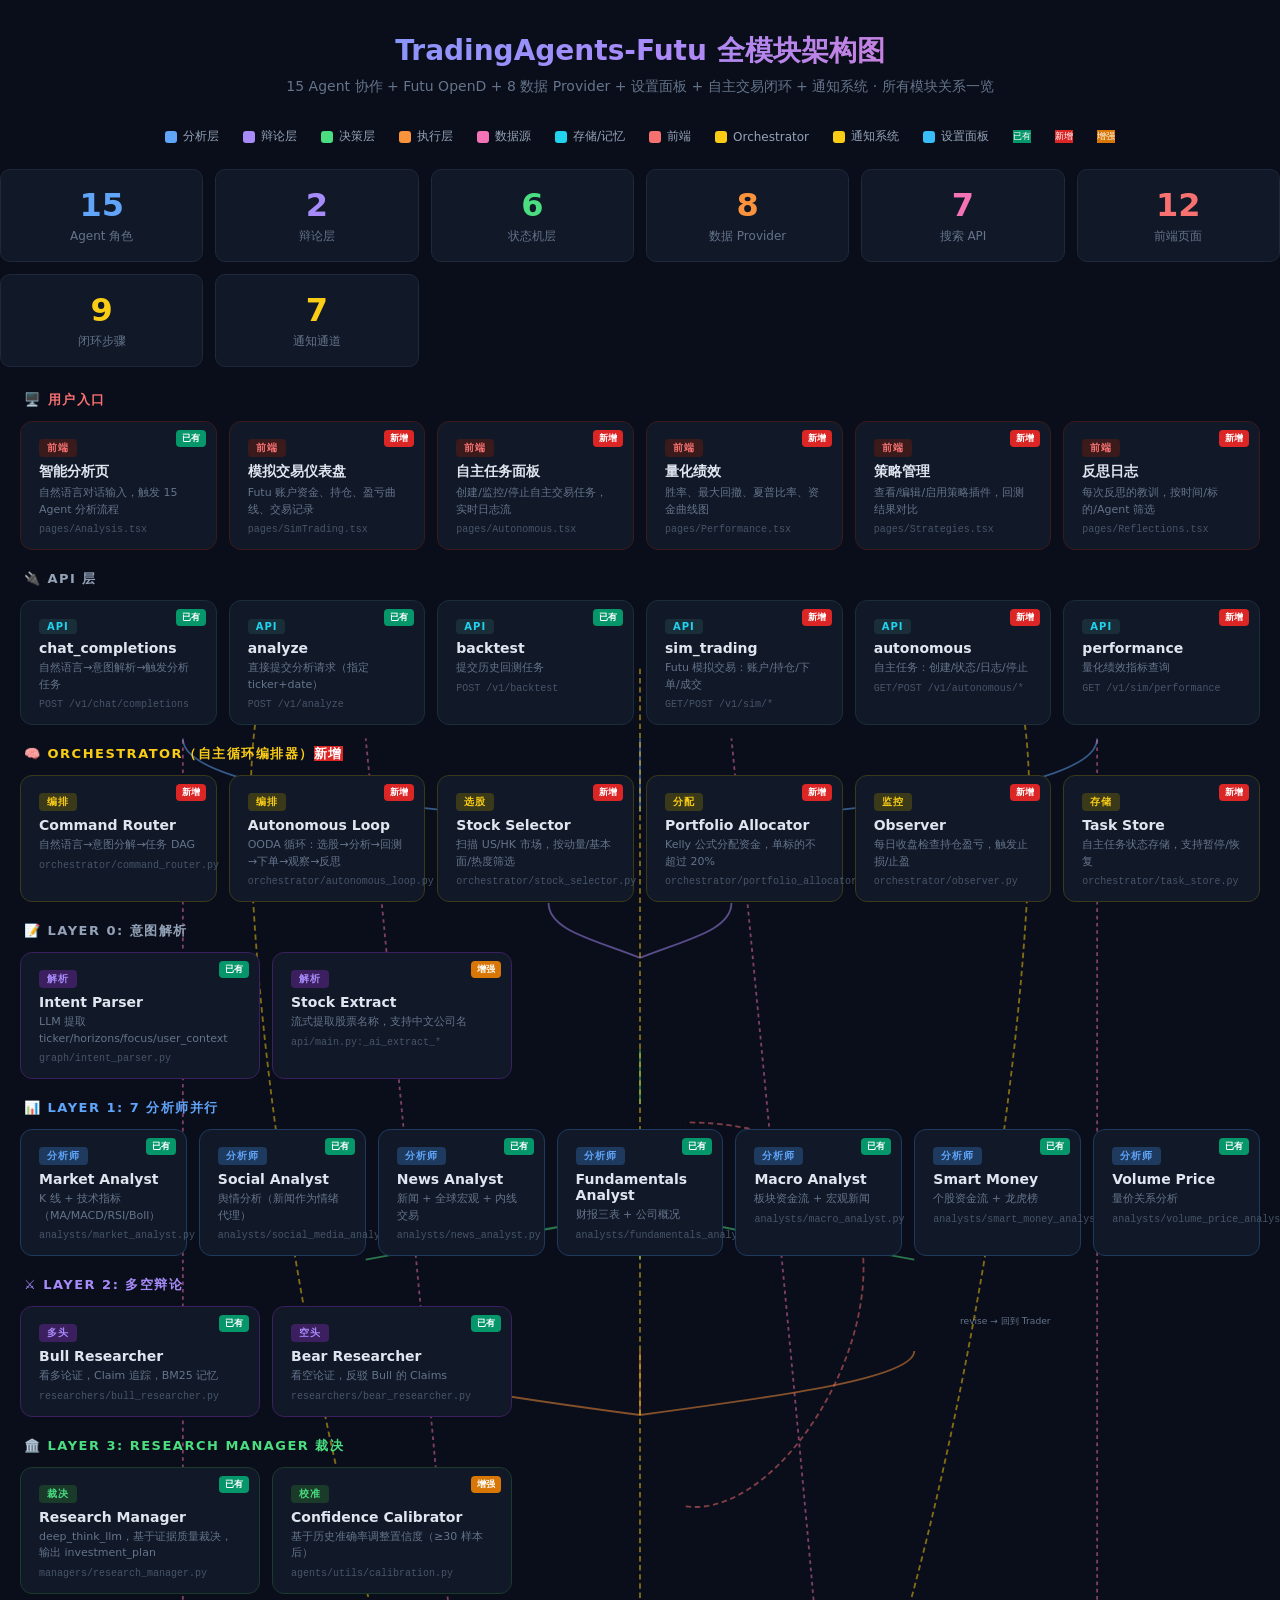
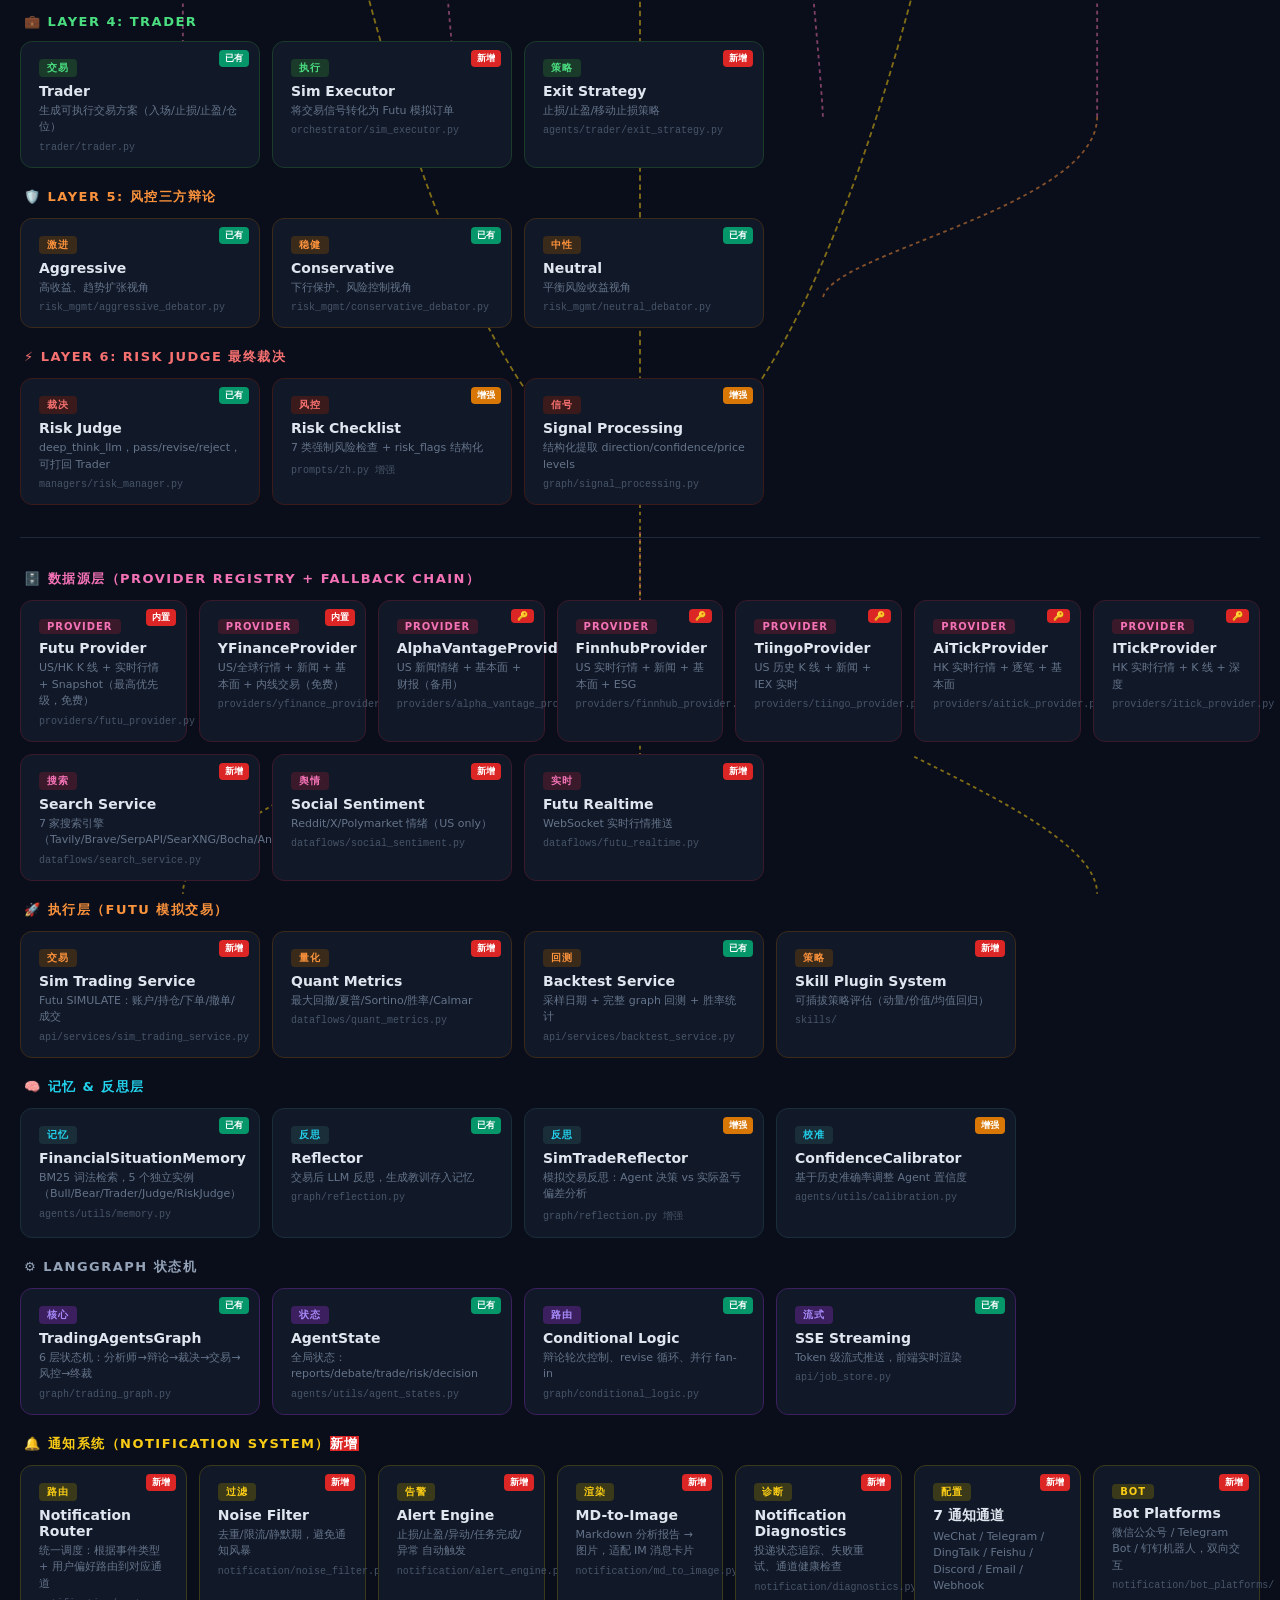
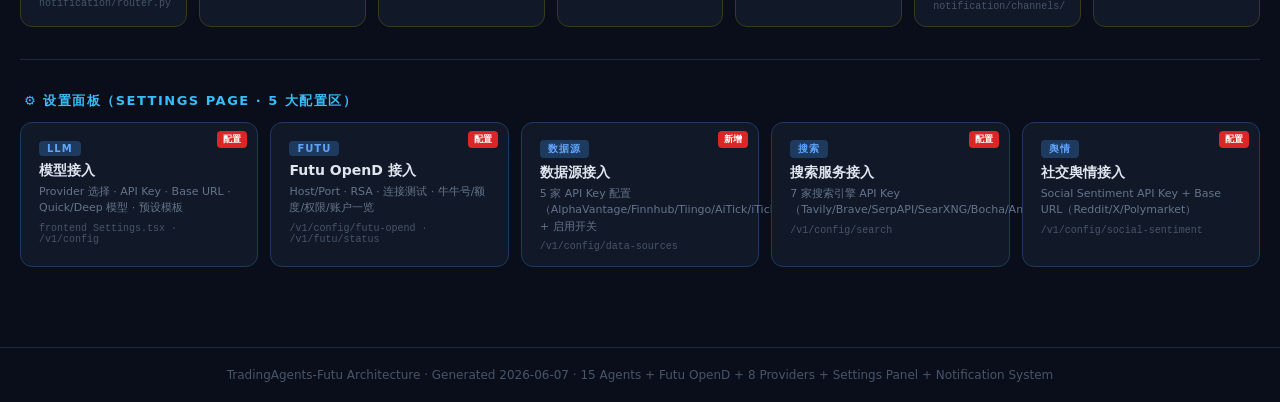
<file: tradingagents-futu-architecture.html>
<!DOCTYPE html>
<html lang="zh-CN">
<head>
<meta charset="UTF-8">
<meta name="viewport" content="width=device-width, initial-scale=1.0">
<title>TradingAgents-Futu 全模块架构图</title>
<style>
  * { margin: 0; padding: 0; box-sizing: border-box; }
  body { font-family: 'Segoe UI', system-ui, -apple-system, sans-serif; background: #0a0e1a; color: #e0e6f0; overflow-x: hidden; }

  .header { text-align: center; padding: 32px 20px 16px; }
  .header h1 { font-size: 28px; background: linear-gradient(135deg, #60a5fa, #a78bfa, #f472b6); -webkit-background-clip: text; -webkit-text-fill-color: transparent; }
  .header p { color: #64748b; margin-top: 8px; font-size: 14px; }

  .legend { display: flex; justify-content: center; gap: 24px; flex-wrap: wrap; margin: 16px 0 24px; }
  .legend-item { display: flex; align-items: center; gap: 6px; font-size: 12px; color: #94a3b8; }
  .legend-dot { width: 12px; height: 12px; border-radius: 3px; }

  .canvas-wrap { position: relative; width: 100%; max-width: 1400px; margin: 0 auto; padding: 0 20px 60px; }

  svg.connections { position: absolute; top: 0; left: 0; width: 100%; height: 100%; pointer-events: none; z-index: 1; }
  svg.connections path { fill: none; stroke-width: 2; opacity: 0.5; }
  svg.connections path:hover { opacity: 1; stroke-width: 3; }

  .layer { position: relative; z-index: 2; margin-bottom: 20px; }
  .layer-title { font-size: 13px; font-weight: 600; text-transform: uppercase; letter-spacing: 1.5px; margin-bottom: 12px; padding-left: 4px; }

  .modules { display: flex; flex-wrap: wrap; gap: 12px; }

  .module {
    background: #111827; border: 1px solid #1e293b; border-radius: 12px;
    padding: 14px 18px; min-width: 160px; max-width: 240px; flex: 1;
    transition: all 0.2s; cursor: default; position: relative;
  }
  .module:hover { transform: translateY(-2px); box-shadow: 0 8px 24px rgba(0,0,0,0.4); }
  .module .tag { font-size: 10px; font-weight: 600; text-transform: uppercase; letter-spacing: 1px; padding: 2px 8px; border-radius: 4px; display: inline-block; margin-bottom: 6px; }
  .module .name { font-size: 14px; font-weight: 600; margin-bottom: 4px; }
  .module .desc { font-size: 11px; color: #64748b; line-height: 1.5; }
  .module .file { font-size: 10px; color: #475569; margin-top: 6px; font-family: 'JetBrains Mono', monospace; }
  .module .badge { position: absolute; top: 8px; right: 10px; font-size: 9px; padding: 2px 6px; border-radius: 4px; font-weight: 600; }

  /* Color themes */
  .c-blue .tag { background: #1e3a5f; color: #60a5fa; }
  .c-blue { border-color: #1e3a5f; }
  .c-purple .tag { background: #3b1f5e; color: #a78bfa; }
  .c-purple { border-color: #3b1f5e; }
  .c-green .tag { background: #1a3a2a; color: #4ade80; }
  .c-green { border-color: #1a3a2a; }
  .c-orange .tag { background: #3a2a1a; color: #fb923c; }
  .c-orange { border-color: #3a2a1a; }
  .c-pink .tag { background: #3a1a2a; color: #f472b6; }
  .c-pink { border-color: #3a1a2a; }
  .c-cyan .tag { background: #1a2e3a; color: #22d3ee; }
  .c-cyan { border-color: #1a2e3a; }
  .c-red .tag { background: #3a1a1a; color: #f87171; }
  .c-red { border-color: #3a1a1a; }
  .c-yellow .tag { background: #3a3a1a; color: #facc15; }
  .c-yellow { border-color: #3a3a1a; }

  .badge-new { background: #dc2626; color: white; }
  .badge-exist { background: #059669; color: white; }
  .badge-modify { background: #d97706; color: white; }
  .badge-phase { background: #6366f1; color: white; }

  .arrow-label { font-size: 10px; fill: #64748b; }

  .section-divider { border: none; border-top: 1px solid #1e293b; margin: 32px 0; }

  .flow-row { display: flex; align-items: center; gap: 8px; margin: 8px 0; }
  .flow-arrow { color: #475569; font-size: 18px; }
  .flow-box { background: #1e293b; padding: 6px 12px; border-radius: 8px; font-size: 12px; }

  .stats { display: grid; grid-template-columns: repeat(auto-fit, minmax(180px, 1fr)); gap: 12px; margin: 24px 0; }
  .stat { background: #111827; border: 1px solid #1e293b; border-radius: 10px; padding: 16px; text-align: center; }
  .stat .num { font-size: 32px; font-weight: 700; }
  .stat .label { font-size: 12px; color: #64748b; margin-top: 4px; }

  .tooltip { display: none; position: absolute; background: #1e293b; border: 1px solid #334155; border-radius: 8px; padding: 12px; font-size: 12px; max-width: 300px; z-index: 100; box-shadow: 0 8px 24px rgba(0,0,0,0.5); }

  @media (max-width: 768px) {
    .modules { flex-direction: column; }
    .module { max-width: 100%; }
  }
</style>
</head>
<body>

<div class="header">
  <h1>TradingAgents-Futu 全模块架构图</h1>
  <p>15 Agent 协作 + Futu OpenD + 8 数据 Provider + 设置面板 + 自主交易闭环 + 通知系统 · 所有模块关系一览</p>
</div>

<div class="legend">
  <div class="legend-item"><div class="legend-dot" style="background:#60a5fa"></div>分析层</div>
  <div class="legend-item"><div class="legend-dot" style="background:#a78bfa"></div>辩论层</div>
  <div class="legend-item"><div class="legend-dot" style="background:#4ade80"></div>决策层</div>
  <div class="legend-item"><div class="legend-dot" style="background:#fb923c"></div>执行层</div>
  <div class="legend-item"><div class="legend-dot" style="background:#f472b6"></div>数据源</div>
  <div class="legend-item"><div class="legend-dot" style="background:#22d3ee"></div>存储/记忆</div>
  <div class="legend-item"><div class="legend-dot" style="background:#f87171"></div>前端</div>
  <div class="legend-item"><div class="legend-dot" style="background:#facc15"></div>Orchestrator</div>
  <div class="legend-item"><div class="legend-dot" style="background:#facc15"></div>通知系统</div>
  <div class="legend-item"><div class="legend-dot" style="background:#38bdf8"></div>设置面板</div>
  <div class="legend-item"><span class="badge badge-exist" style="font-size:9px">已有</span></div>
  <div class="legend-item"><span class="badge badge-new" style="font-size:9px">新增</span></div>
  <div class="legend-item"><span class="badge badge-modify" style="font-size:9px">增强</span></div>
</div>

<div class="stats">
  <div class="stat"><div class="num" style="color:#60a5fa">15</div><div class="label">Agent 角色</div></div>
  <div class="stat"><div class="num" style="color:#a78bfa">2</div><div class="label">辩论层</div></div>
  <div class="stat"><div class="num" style="color:#4ade80">6</div><div class="label">状态机层</div></div>
  <div class="stat"><div class="num" style="color:#fb923c">8</div><div class="label">数据 Provider</div></div>
  <div class="stat"><div class="num" style="color:#f472b6">7</div><div class="label">搜索 API</div></div>
  <div class="stat"><div class="num" style="color:#f87171">12</div><div class="label">前端页面</div></div>
  <div class="stat"><div class="num" style="color:#facc15">9</div><div class="label">闭环步骤</div></div>
  <div class="stat"><div class="num" style="color:#facc15">7</div><div class="label">通知通道</div></div>
</div>

<div class="canvas-wrap">
<svg class="connections" id="svg" viewBox="0 0 1400 2600" preserveAspectRatio="xMidYMin meet">
  <!-- Layer 1 → Layer 2 -->
  <path d="M 700 380 C 700 420, 700 440, 700 460" stroke="#60a5fa" />
  <path d="M 200 380 C 200 430, 400 450, 500 460" stroke="#60a5fa" />
  <path d="M 1200 380 C 1200 430, 1000 450, 900 460" stroke="#60a5fa" />

  <!-- Layer 2 → Layer 3 -->
  <path d="M 600 560 C 600 590, 650 600, 700 620" stroke="#a78bfa" />
  <path d="M 800 560 C 800 590, 750 600, 700 620" stroke="#a78bfa" />

  <!-- Layer 3 → Layer 4 -->
  <path d="M 700 720 C 700 750, 700 760, 700 780" stroke="#4ade80" />

  <!-- Layer 4 → Layer 5 -->
  <path d="M 700 880 C 700 910, 500 930, 400 950" stroke="#4ade80" />
  <path d="M 700 880 C 700 910, 700 930, 700 950" stroke="#4ade80" />
  <path d="M 700 880 C 700 910, 900 930, 1000 950" stroke="#4ade80" />

  <!-- Layer 5 → Layer 6 -->
  <path d="M 400 1050 C 400 1080, 550 1100, 700 1120" stroke="#fb923c" />
  <path d="M 700 1050 C 700 1080, 700 1100, 700 1120" stroke="#fb923c" />
  <path d="M 1000 1050 C 1000 1080, 850 1100, 700 1120" stroke="#fb923c" />

  <!-- Risk Judge → revise loop back to Trader -->
  <path d="M 750 1220 C 900 1240, 1100 800, 750 800" stroke="#f87171" stroke-dasharray="6,4" />
  <text x="1050" y="1020" class="arrow-label" fill="#f87171">revise → 回到 Trader</text>

  <!-- Data sources → Layer 1 -->
  <path d="M 200 1450 C 200 1400, 200 380, 200 380" stroke="#f472b6" stroke-dasharray="4,4" opacity="0.3" />
  <path d="M 500 1450 C 500 1400, 400 380, 400 380" stroke="#f472b6" stroke-dasharray="4,4" opacity="0.3" />
  <path d="M 900 1450 C 900 1400, 800 380, 800 380" stroke="#f472b6" stroke-dasharray="4,4" opacity="0.3" />
  <path d="M 1200 1450 C 1200 1400, 1200 380, 1200 380" stroke="#f472b6" stroke-dasharray="4,4" opacity="0.3" />

  <!-- Futu Provider → Sim Trading -->
  <path d="M 1200 1450 C 1200 1550, 900 1600, 900 1650" stroke="#fb923c" stroke-dasharray="4,4" />

  <!-- Orchestrator → all -->
  <path d="M 700 1850 C 400 1800, 200 400, 300 300" stroke="#facc15" stroke-dasharray="6,4" opacity="0.3" />
  <path d="M 700 1850 C 700 1800, 700 400, 700 300" stroke="#facc15" stroke-dasharray="6,4" opacity="0.3" />
  <path d="M 700 1850 C 1000 1800, 1200 400, 1100 300" stroke="#facc15" stroke-dasharray="6,4" opacity="0.3" />

  <!-- Frontend → API -->
  <path d="M 700 2100 C 700 2050, 700 1950, 700 1900" stroke="#f87171" stroke-dasharray="4,4" />

  <!-- Orchestrator / Alert → Notification Layer -->
  <path d="M 700 1850 C 700 1950, 700 2050, 700 2150" stroke="#facc15" stroke-dasharray="4,4" opacity="0.4" />
  <path d="M 400 2150 C 300 2200, 200 2250, 200 2300" stroke="#facc15" stroke-dasharray="4,4" opacity="0.3" />
  <path d="M 1000 2150 C 1100 2200, 1200 2250, 1200 2300" stroke="#facc15" stroke-dasharray="4,4" opacity="0.3" />
</svg>

<!-- ═══════════════ LAYER: 用户入口 ═══════════════ -->
<div class="layer">
  <div class="layer-title" style="color:#f87171">🖥️ 用户入口</div>
  <div class="modules">
    <div class="module c-red">
      <span class="badge badge-exist">已有</span>
      <div class="tag">前端</div>
      <div class="name">智能分析页</div>
      <div class="desc">自然语言对话输入，触发 15 Agent 分析流程</div>
      <div class="file">pages/Analysis.tsx</div>
    </div>
    <div class="module c-red">
      <span class="badge badge-new">新增</span>
      <div class="tag">前端</div>
      <div class="name">模拟交易仪表盘</div>
      <div class="desc">Futu 账户资金、持仓、盈亏曲线、交易记录</div>
      <div class="file">pages/SimTrading.tsx</div>
    </div>
    <div class="module c-red">
      <span class="badge badge-new">新增</span>
      <div class="tag">前端</div>
      <div class="name">自主任务面板</div>
      <div class="desc">创建/监控/停止自主交易任务，实时日志流</div>
      <div class="file">pages/Autonomous.tsx</div>
    </div>
    <div class="module c-red">
      <span class="badge badge-new">新增</span>
      <div class="tag">前端</div>
      <div class="name">量化绩效</div>
      <div class="desc">胜率、最大回撤、夏普比率、资金曲线图</div>
      <div class="file">pages/Performance.tsx</div>
    </div>
    <div class="module c-red">
      <span class="badge badge-new">新增</span>
      <div class="tag">前端</div>
      <div class="name">策略管理</div>
      <div class="desc">查看/编辑/启用策略插件，回测结果对比</div>
      <div class="file">pages/Strategies.tsx</div>
    </div>
    <div class="module c-red">
      <span class="badge badge-new">新增</span>
      <div class="tag">前端</div>
      <div class="name">反思日志</div>
      <div class="desc">每次反思的教训，按时间/标的/Agent 筛选</div>
      <div class="file">pages/Reflections.tsx</div>
    </div>
  </div>
</div>

<!-- ═══════════════ LAYER: API ═══════════════ -->
<div class="layer">
  <div class="layer-title" style="color:#94a3b8">🔌 API 层</div>
  <div class="modules">
    <div class="module c-cyan">
      <span class="badge badge-exist">已有</span>
      <div class="tag">API</div>
      <div class="name">chat_completions</div>
      <div class="desc">自然语言→意图解析→触发分析任务</div>
      <div class="file">POST /v1/chat/completions</div>
    </div>
    <div class="module c-cyan">
      <span class="badge badge-exist">已有</span>
      <div class="tag">API</div>
      <div class="name">analyze</div>
      <div class="desc">直接提交分析请求（指定 ticker+date）</div>
      <div class="file">POST /v1/analyze</div>
    </div>
    <div class="module c-cyan">
      <span class="badge badge-exist">已有</span>
      <div class="tag">API</div>
      <div class="name">backtest</div>
      <div class="desc">提交历史回测任务</div>
      <div class="file">POST /v1/backtest</div>
    </div>
    <div class="module c-cyan">
      <span class="badge badge-new">新增</span>
      <div class="tag">API</div>
      <div class="name">sim_trading</div>
      <div class="desc">Futu 模拟交易：账户/持仓/下单/成交</div>
      <div class="file">GET/POST /v1/sim/*</div>
    </div>
    <div class="module c-cyan">
      <span class="badge badge-new">新增</span>
      <div class="tag">API</div>
      <div class="name">autonomous</div>
      <div class="desc">自主任务：创建/状态/日志/停止</div>
      <div class="file">GET/POST /v1/autonomous/*</div>
    </div>
    <div class="module c-cyan">
      <span class="badge badge-new">新增</span>
      <div class="tag">API</div>
      <div class="name">performance</div>
      <div class="desc">量化绩效指标查询</div>
      <div class="file">GET /v1/sim/performance</div>
    </div>
  </div>
</div>

<!-- ═══════════════ LAYER: Orchestrator ═══════════════ -->
<div class="layer">
  <div class="layer-title" style="color:#facc15">🧠 Orchestrator（自主循环编排器）<span class="badge badge-new">新增</span></div>
  <div class="modules">
    <div class="module c-yellow">
      <span class="badge badge-new">新增</span>
      <div class="tag">编排</div>
      <div class="name">Command Router</div>
      <div class="desc">自然语言→意图分解→任务 DAG</div>
      <div class="file">orchestrator/command_router.py</div>
    </div>
    <div class="module c-yellow">
      <span class="badge badge-new">新增</span>
      <div class="tag">编排</div>
      <div class="name">Autonomous Loop</div>
      <div class="desc">OODA 循环：选股→分析→回测→下单→观察→反思</div>
      <div class="file">orchestrator/autonomous_loop.py</div>
    </div>
    <div class="module c-yellow">
      <span class="badge badge-new">新增</span>
      <div class="tag">选股</div>
      <div class="name">Stock Selector</div>
      <div class="desc">扫描 US/HK 市场，按动量/基本面/热度筛选</div>
      <div class="file">orchestrator/stock_selector.py</div>
    </div>
    <div class="module c-yellow">
      <span class="badge badge-new">新增</span>
      <div class="tag">分配</div>
      <div class="name">Portfolio Allocator</div>
      <div class="desc">Kelly 公式分配资金，单标的不超过 20%</div>
      <div class="file">orchestrator/portfolio_allocator.py</div>
    </div>
    <div class="module c-yellow">
      <span class="badge badge-new">新增</span>
      <div class="tag">监控</div>
      <div class="name">Observer</div>
      <div class="desc">每日收盘检查持仓盈亏，触发止损/止盈</div>
      <div class="file">orchestrator/observer.py</div>
    </div>
    <div class="module c-yellow">
      <span class="badge badge-new">新增</span>
      <div class="tag">存储</div>
      <div class="name">Task Store</div>
      <div class="desc">自主任务状态存储，支持暂停/恢复</div>
      <div class="file">orchestrator/task_store.py</div>
    </div>
  </div>
</div>

<!-- ═══════════════ LAYER: 0 意图解析 ═══════════════ -->
<div class="layer">
  <div class="layer-title" style="color:#94a3b8">📝 Layer 0: 意图解析</div>
  <div class="modules">
    <div class="module c-purple">
      <span class="badge badge-exist">已有</span>
      <div class="tag">解析</div>
      <div class="name">Intent Parser</div>
      <div class="desc">LLM 提取 ticker/horizons/focus/user_context</div>
      <div class="file">graph/intent_parser.py</div>
    </div>
    <div class="module c-purple">
      <span class="badge badge-modify">增强</span>
      <div class="tag">解析</div>
      <div class="name">Stock Extract</div>
      <div class="desc">流式提取股票名称，支持中文公司名</div>
      <div class="file">api/main.py:_ai_extract_*</div>
    </div>
  </div>
</div>

<!-- ═══════════════ LAYER: 1 分析师 ═══════════════ -->
<div class="layer">
  <div class="layer-title" style="color:#60a5fa">📊 Layer 1: 7 分析师并行</div>
  <div class="modules">
    <div class="module c-blue">
      <span class="badge badge-exist">已有</span>
      <div class="tag">分析师</div>
      <div class="name">Market Analyst</div>
      <div class="desc">K 线 + 技术指标（MA/MACD/RSI/Boll）</div>
      <div class="file">analysts/market_analyst.py</div>
    </div>
    <div class="module c-blue">
      <span class="badge badge-exist">已有</span>
      <div class="tag">分析师</div>
      <div class="name">Social Analyst</div>
      <div class="desc">舆情分析（新闻作为情绪代理）</div>
      <div class="file">analysts/social_media_analyst.py</div>
    </div>
    <div class="module c-blue">
      <span class="badge badge-exist">已有</span>
      <div class="tag">分析师</div>
      <div class="name">News Analyst</div>
      <div class="desc">新闻 + 全球宏观 + 内线交易</div>
      <div class="file">analysts/news_analyst.py</div>
    </div>
    <div class="module c-blue">
      <span class="badge badge-exist">已有</span>
      <div class="tag">分析师</div>
      <div class="name">Fundamentals Analyst</div>
      <div class="desc">财报三表 + 公司概况</div>
      <div class="file">analysts/fundamentals_analyst.py</div>
    </div>
    <div class="module c-blue">
      <span class="badge badge-exist">已有</span>
      <div class="tag">分析师</div>
      <div class="name">Macro Analyst</div>
      <div class="desc">板块资金流 + 宏观新闻</div>
      <div class="file">analysts/macro_analyst.py</div>
    </div>
    <div class="module c-blue">
      <span class="badge badge-exist">已有</span>
      <div class="tag">分析师</div>
      <div class="name">Smart Money</div>
      <div class="desc">个股资金流 + 龙虎榜</div>
      <div class="file">analysts/smart_money_analyst.py</div>
    </div>
    <div class="module c-blue">
      <span class="badge badge-exist">已有</span>
      <div class="tag">分析师</div>
      <div class="name">Volume Price</div>
      <div class="desc">量价关系分析</div>
      <div class="file">analysts/volume_price_analyst.py</div>
    </div>
  </div>
</div>

<!-- ═══════════════ LAYER: 2 辩论 ═══════════════ -->
<div class="layer">
  <div class="layer-title" style="color:#a78bfa">⚔️ Layer 2: 多空辩论</div>
  <div class="modules">
    <div class="module c-purple">
      <span class="badge badge-exist">已有</span>
      <div class="tag">多头</div>
      <div class="name">Bull Researcher</div>
      <div class="desc">看多论证，Claim 追踪，BM25 记忆</div>
      <div class="file">researchers/bull_researcher.py</div>
    </div>
    <div class="module c-purple">
      <span class="badge badge-exist">已有</span>
      <div class="tag">空头</div>
      <div class="name">Bear Researcher</div>
      <div class="desc">看空论证，反驳 Bull 的 Claims</div>
      <div class="file">researchers/bear_researcher.py</div>
    </div>
  </div>
</div>

<!-- ═══════════════ LAYER: 3 裁决 ═══════════════ -->
<div class="layer">
  <div class="layer-title" style="color:#4ade80">🏛️ Layer 3: Research Manager 裁决</div>
  <div class="modules">
    <div class="module c-green">
      <span class="badge badge-exist">已有</span>
      <div class="tag">裁决</div>
      <div class="name">Research Manager</div>
      <div class="desc">deep_think_llm，基于证据质量裁决，输出 investment_plan</div>
      <div class="file">managers/research_manager.py</div>
    </div>
    <div class="module c-green">
      <span class="badge badge-modify">增强</span>
      <div class="tag">校准</div>
      <div class="name">Confidence Calibrator</div>
      <div class="desc">基于历史准确率调整置信度（≥30 样本后）</div>
      <div class="file">agents/utils/calibration.py</div>
    </div>
  </div>
</div>

<!-- ═══════════════ LAYER: 4 交易方案 ═══════════════ -->
<div class="layer">
  <div class="layer-title" style="color:#4ade80">💼 Layer 4: Trader</div>
  <div class="modules">
    <div class="module c-green">
      <span class="badge badge-exist">已有</span>
      <div class="tag">交易</div>
      <div class="name">Trader</div>
      <div class="desc">生成可执行交易方案（入场/止损/止盈/仓位）</div>
      <div class="file">trader/trader.py</div>
    </div>
    <div class="module c-green">
      <span class="badge badge-new">新增</span>
      <div class="tag">执行</div>
      <div class="name">Sim Executor</div>
      <div class="desc">将交易信号转化为 Futu 模拟订单</div>
      <div class="file">orchestrator/sim_executor.py</div>
    </div>
    <div class="module c-green">
      <span class="badge badge-new">新增</span>
      <div class="tag">策略</div>
      <div class="name">Exit Strategy</div>
      <div class="desc">止损/止盈/移动止损策略</div>
      <div class="file">agents/trader/exit_strategy.py</div>
    </div>
  </div>
</div>

<!-- ═══════════════ LAYER: 5 风控辩论 ═══════════════ -->
<div class="layer">
  <div class="layer-title" style="color:#fb923c">🛡️ Layer 5: 风控三方辩论</div>
  <div class="modules">
    <div class="module c-orange">
      <span class="badge badge-exist">已有</span>
      <div class="tag">激进</div>
      <div class="name">Aggressive</div>
      <div class="desc">高收益、趋势扩张视角</div>
      <div class="file">risk_mgmt/aggressive_debator.py</div>
    </div>
    <div class="module c-orange">
      <span class="badge badge-exist">已有</span>
      <div class="tag">稳健</div>
      <div class="name">Conservative</div>
      <div class="desc">下行保护、风险控制视角</div>
      <div class="file">risk_mgmt/conservative_debator.py</div>
    </div>
    <div class="module c-orange">
      <span class="badge badge-exist">已有</span>
      <div class="tag">中性</div>
      <div class="name">Neutral</div>
      <div class="desc">平衡风险收益视角</div>
      <div class="file">risk_mgmt/neutral_debator.py</div>
    </div>
  </div>
</div>

<!-- ═══════════════ LAYER: 6 最终裁决 ═══════════════ -->
<div class="layer">
  <div class="layer-title" style="color:#f87171">⚡ Layer 6: Risk Judge 最终裁决</div>
  <div class="modules">
    <div class="module c-red">
      <span class="badge badge-exist">已有</span>
      <div class="tag">裁决</div>
      <div class="name">Risk Judge</div>
      <div class="desc">deep_think_llm，pass/revise/reject，可打回 Trader</div>
      <div class="file">managers/risk_manager.py</div>
    </div>
    <div class="module c-red">
      <span class="badge badge-modify">增强</span>
      <div class="tag">风控</div>
      <div class="name">Risk Checklist</div>
      <div class="desc">7 类强制风险检查 + risk_flags 结构化</div>
      <div class="file">prompts/zh.py 增强</div>
    </div>
    <div class="module c-red">
      <span class="badge badge-modify">增强</span>
      <div class="tag">信号</div>
      <div class="name">Signal Processing</div>
      <div class="desc">结构化提取 direction/confidence/price levels</div>
      <div class="file">graph/signal_processing.py</div>
    </div>
  </div>
</div>

<hr class="section-divider">

<!-- ═══════════════ LAYER: 数据源 ═══════════════ -->
<div class="layer">
  <div class="layer-title" style="color:#f472b6">🗄️ 数据源层（Provider Registry + Fallback Chain）</div>
  <div class="modules">
    <div class="module c-pink">
      <span class="badge badge-new">内置</span>
      <div class="tag">Provider</div>
      <div class="name">Futu Provider</div>
      <div class="desc">US/HK K 线 + 实时行情 + Snapshot（最高优先级，免费）</div>
      <div class="file">providers/futu_provider.py</div>
    </div>
    <div class="module c-pink">
      <span class="badge badge-new">内置</span>
      <div class="tag">Provider</div>
      <div class="name">YFinanceProvider</div>
      <div class="desc">US/全球行情 + 新闻 + 基本面 + 内线交易（免费）</div>
      <div class="file">providers/yfinance_provider.py</div>
    </div>
    <div class="module c-pink">
      <span class="badge badge-new">🔑</span>
      <div class="tag">Provider</div>
      <div class="name">AlphaVantageProvider</div>
      <div class="desc">US 新闻情绪 + 基本面 + 财报（备用）</div>
      <div class="file">providers/alpha_vantage_provider.py</div>
    </div>
    <div class="module c-pink">
      <span class="badge badge-new">🔑</span>
      <div class="tag">Provider</div>
      <div class="name">FinnhubProvider</div>
      <div class="desc">US 实时行情 + 新闻 + 基本面 + ESG</div>
      <div class="file">providers/finnhub_provider.py</div>
    </div>
    <div class="module c-pink">
      <span class="badge badge-new">🔑</span>
      <div class="tag">Provider</div>
      <div class="name">TiingoProvider</div>
      <div class="desc">US 历史 K 线 + 新闻 + IEX 实时</div>
      <div class="file">providers/tiingo_provider.py</div>
    </div>
    <div class="module c-pink">
      <span class="badge badge-new">🔑</span>
      <div class="tag">Provider</div>
      <div class="name">AiTickProvider</div>
      <div class="desc">HK 实时行情 + 逐笔 + 基本面</div>
      <div class="file">providers/aitick_provider.py</div>
    </div>
    <div class="module c-pink">
      <span class="badge badge-new">🔑</span>
      <div class="tag">Provider</div>
      <div class="name">ITickProvider</div>
      <div class="desc">HK 实时行情 + K 线 + 深度</div>
      <div class="file">providers/itick_provider.py</div>
    </div>
    <div class="module c-pink">
      <span class="badge badge-new">新增</span>
      <div class="tag">搜索</div>
      <div class="name">Search Service</div>
      <div class="desc">7 家搜索引擎（Tavily/Brave/SerpAPI/SearXNG/Bocha/Anspire/MiniMax）</div>
      <div class="file">dataflows/search_service.py</div>
    </div>
    <div class="module c-pink">
      <span class="badge badge-new">新增</span>
      <div class="tag">舆情</div>
      <div class="name">Social Sentiment</div>
      <div class="desc">Reddit/X/Polymarket 情绪（US only）</div>
      <div class="file">dataflows/social_sentiment.py</div>
    </div>
    <div class="module c-pink">
      <span class="badge badge-new">新增</span>
      <div class="tag">实时</div>
      <div class="name">Futu Realtime</div>
      <div class="desc">WebSocket 实时行情推送</div>
      <div class="file">dataflows/futu_realtime.py</div>
    </div>
  </div>
</div>

<!-- ═══════════════ LAYER: 执行层 ═══════════════ -->
<div class="layer">
  <div class="layer-title" style="color:#fb923c">🚀 执行层（Futu 模拟交易）</div>
  <div class="modules">
    <div class="module c-orange">
      <span class="badge badge-new">新增</span>
      <div class="tag">交易</div>
      <div class="name">Sim Trading Service</div>
      <div class="desc">Futu SIMULATE：账户/持仓/下单/撤单/成交</div>
      <div class="file">api/services/sim_trading_service.py</div>
    </div>
    <div class="module c-orange">
      <span class="badge badge-new">新增</span>
      <div class="tag">量化</div>
      <div class="name">Quant Metrics</div>
      <div class="desc">最大回撤/夏普/Sortino/胜率/Calmar</div>
      <div class="file">dataflows/quant_metrics.py</div>
    </div>
    <div class="module c-orange">
      <span class="badge badge-exist">已有</span>
      <div class="tag">回测</div>
      <div class="name">Backtest Service</div>
      <div class="desc">采样日期 + 完整 graph 回测 + 胜率统计</div>
      <div class="file">api/services/backtest_service.py</div>
    </div>
    <div class="module c-orange">
      <span class="badge badge-new">新增</span>
      <div class="tag">策略</div>
      <div class="name">Skill Plugin System</div>
      <div class="desc">可插拔策略评估（动量/价值/均值回归）</div>
      <div class="file">skills/</div>
    </div>
  </div>
</div>

<!-- ═══════════════ LAYER: 记忆 ═══════════════ -->
<div class="layer">
  <div class="layer-title" style="color:#22d3ee">🧠 记忆 & 反思层</div>
  <div class="modules">
    <div class="module c-cyan">
      <span class="badge badge-exist">已有</span>
      <div class="tag">记忆</div>
      <div class="name">FinancialSituationMemory</div>
      <div class="desc">BM25 词法检索，5 个独立实例（Bull/Bear/Trader/Judge/RiskJudge）</div>
      <div class="file">agents/utils/memory.py</div>
    </div>
    <div class="module c-cyan">
      <span class="badge badge-exist">已有</span>
      <div class="tag">反思</div>
      <div class="name">Reflector</div>
      <div class="desc">交易后 LLM 反思，生成教训存入记忆</div>
      <div class="file">graph/reflection.py</div>
    </div>
    <div class="module c-cyan">
      <span class="badge badge-modify">增强</span>
      <div class="tag">反思</div>
      <div class="name">SimTradeReflector</div>
      <div class="desc">模拟交易反思：Agent 决策 vs 实际盈亏偏差分析</div>
      <div class="file">graph/reflection.py 增强</div>
    </div>
    <div class="module c-cyan">
      <span class="badge badge-modify">增强</span>
      <div class="tag">校准</div>
      <div class="name">ConfidenceCalibrator</div>
      <div class="desc">基于历史准确率调整 Agent 置信度</div>
      <div class="file">agents/utils/calibration.py</div>
    </div>
  </div>
</div>

<!-- ═══════════════ LAYER: LangGraph ═══════════════ -->
<div class="layer">
  <div class="layer-title" style="color:#94a3b8">⚙️ LangGraph 状态机</div>
  <div class="modules">
    <div class="module c-purple">
      <span class="badge badge-exist">已有</span>
      <div class="tag">核心</div>
      <div class="name">TradingAgentsGraph</div>
      <div class="desc">6 层状态机：分析师→辩论→裁决→交易→风控→终裁</div>
      <div class="file">graph/trading_graph.py</div>
    </div>
    <div class="module c-purple">
      <span class="badge badge-exist">已有</span>
      <div class="tag">状态</div>
      <div class="name">AgentState</div>
      <div class="desc">全局状态：reports/debate/trade/risk/decision</div>
      <div class="file">agents/utils/agent_states.py</div>
    </div>
    <div class="module c-purple">
      <span class="badge badge-exist">已有</span>
      <div class="tag">路由</div>
      <div class="name">Conditional Logic</div>
      <div class="desc">辩论轮次控制、revise 循环、并行 fan-in</div>
      <div class="file">graph/conditional_logic.py</div>
    </div>
    <div class="module c-purple">
      <span class="badge badge-exist">已有</span>
      <div class="tag">流式</div>
      <div class="name">SSE Streaming</div>
      <div class="desc">Token 级流式推送，前端实时渲染</div>
      <div class="file">api/job_store.py</div>
    </div>
  </div>
</div>

<!-- ═══════════════ LAYER: 通知系统 ═══════════════ -->
<div class="layer">
  <div class="layer-title" style="color:#facc15">🔔 通知系统（Notification System）<span class="badge badge-new">新增</span></div>
  <div class="modules">
    <div class="module c-yellow">
      <span class="badge badge-new">新增</span>
      <div class="tag">路由</div>
      <div class="name">Notification Router</div>
      <div class="desc">统一调度：根据事件类型 + 用户偏好路由到对应通道</div>
      <div class="file">notification/router.py</div>
    </div>
    <div class="module c-yellow">
      <span class="badge badge-new">新增</span>
      <div class="tag">过滤</div>
      <div class="name">Noise Filter</div>
      <div class="desc">去重/限流/静默期，避免通知风暴</div>
      <div class="file">notification/noise_filter.py</div>
    </div>
    <div class="module c-yellow">
      <span class="badge badge-new">新增</span>
      <div class="tag">告警</div>
      <div class="name">Alert Engine</div>
      <div class="desc">止损/止盈/异动/任务完成/异常 自动触发</div>
      <div class="file">notification/alert_engine.py</div>
    </div>
    <div class="module c-yellow">
      <span class="badge badge-new">新增</span>
      <div class="tag">渲染</div>
      <div class="name">MD-to-Image</div>
      <div class="desc">Markdown 分析报告 → 图片，适配 IM 消息卡片</div>
      <div class="file">notification/md_to_image.py</div>
    </div>
    <div class="module c-yellow">
      <span class="badge badge-new">新增</span>
      <div class="tag">诊断</div>
      <div class="name">Notification Diagnostics</div>
      <div class="desc">投递状态追踪、失败重试、通道健康检查</div>
      <div class="file">notification/diagnostics.py</div>
    </div>
    <div class="module c-yellow">
      <span class="badge badge-new">新增</span>
      <div class="tag">配置</div>
      <div class="name">7 通知通道</div>
      <div class="desc">WeChat / Telegram / DingTalk / Feishu / Discord / Email / Webhook</div>
      <div class="file">notification/channels/</div>
    </div>
    <div class="module c-yellow">
      <span class="badge badge-new">新增</span>
      <div class="tag">Bot</div>
      <div class="name">Bot Platforms</div>
      <div class="desc">微信公众号 / Telegram Bot / 钉钉机器人，双向交互</div>
      <div class="file">notification/bot_platforms/</div>
    </div>
  </div>
</div>

<hr class="section-divider">

<!-- ═══════════════ LAYER: 设置面板 ═══════════════ -->
<div class="layer">
  <div class="layer-title" style="color:#38bdf8">⚙️ 设置面板（Settings Page · 5 大配置区）</div>
  <div class="modules">
    <div class="module c-blue">
      <span class="badge badge-new">配置</span>
      <div class="tag">LLM</div>
      <div class="name">模型接入</div>
      <div class="desc">Provider 选择 · API Key · Base URL · Quick/Deep 模型 · 预设模板</div>
      <div class="file">frontend Settings.tsx · /v1/config</div>
    </div>
    <div class="module c-blue">
      <span class="badge badge-new">配置</span>
      <div class="tag">Futu</div>
      <div class="name">Futu OpenD 接入</div>
      <div class="desc">Host/Port · RSA · 连接测试 · 牛牛号/额度/权限/账户一览</div>
      <div class="file">/v1/config/futu-opend · /v1/futu/status</div>
    </div>
    <div class="module c-blue">
      <span class="badge badge-new">新增</span>
      <div class="tag">数据源</div>
      <div class="name">数据源接入</div>
      <div class="desc">5 家 API Key 配置（AlphaVantage/Finnhub/Tiingo/AiTick/iTick）+ 启用开关</div>
      <div class="file">/v1/config/data-sources</div>
    </div>
    <div class="module c-blue">
      <span class="badge badge-new">配置</span>
      <div class="tag">搜索</div>
      <div class="name">搜索服务接入</div>
      <div class="desc">7 家搜索引擎 API Key（Tavily/Brave/SerpAPI/SearXNG/Bocha/Anspire/MiniMax）</div>
      <div class="file">/v1/config/search</div>
    </div>
    <div class="module c-blue">
      <span class="badge badge-new">配置</span>
      <div class="tag">舆情</div>
      <div class="name">社交舆情接入</div>
      <div class="desc">Social Sentiment API Key + Base URL（Reddit/X/Polymarket）</div>
      <div class="file">/v1/config/social-sentiment</div>
    </div>
  </div>
</div>

</div>

<div style="text-align:center; padding:20px; color:#475569; font-size:12px; border-top:1px solid #1e293b;">
  TradingAgents-Futu Architecture · Generated 2026-06-07 · 15 Agents + Futu OpenD + 8 Providers + Settings Panel + Notification System
</div>

</body>
</html>
</file>
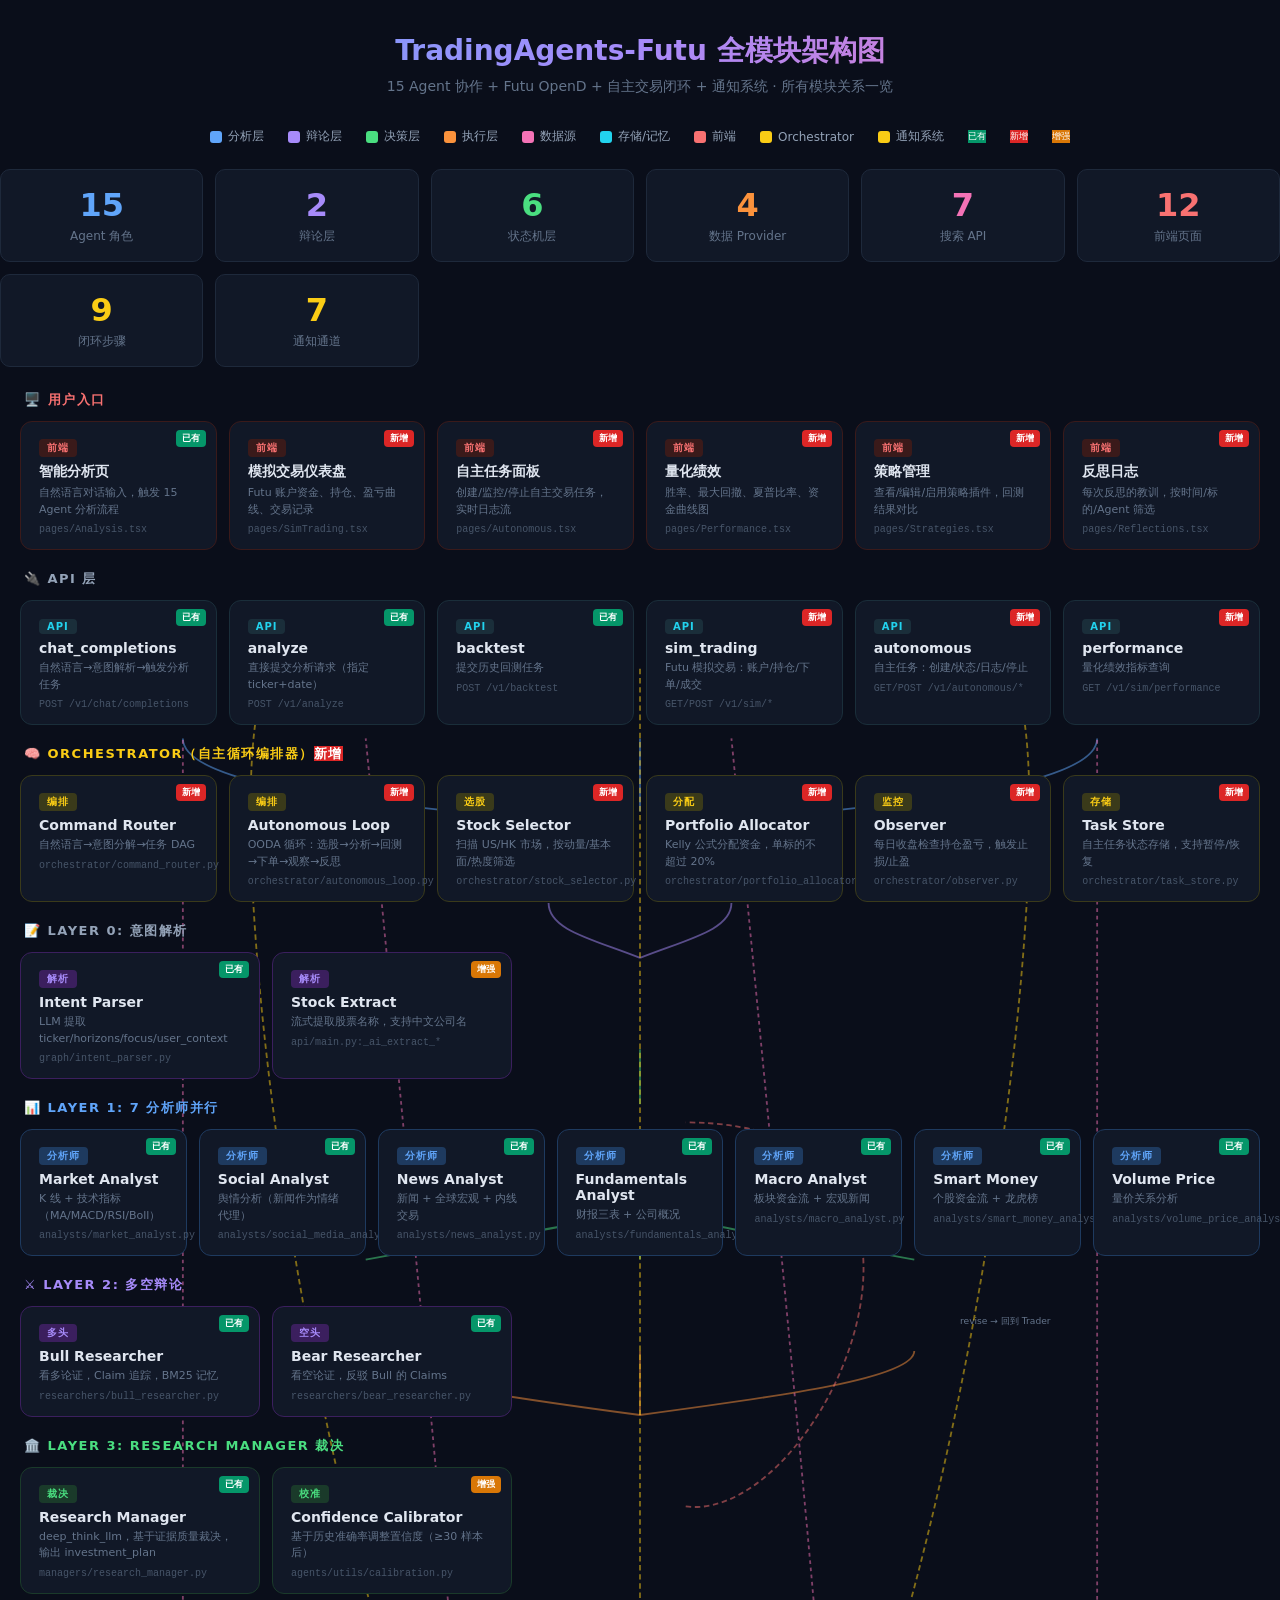
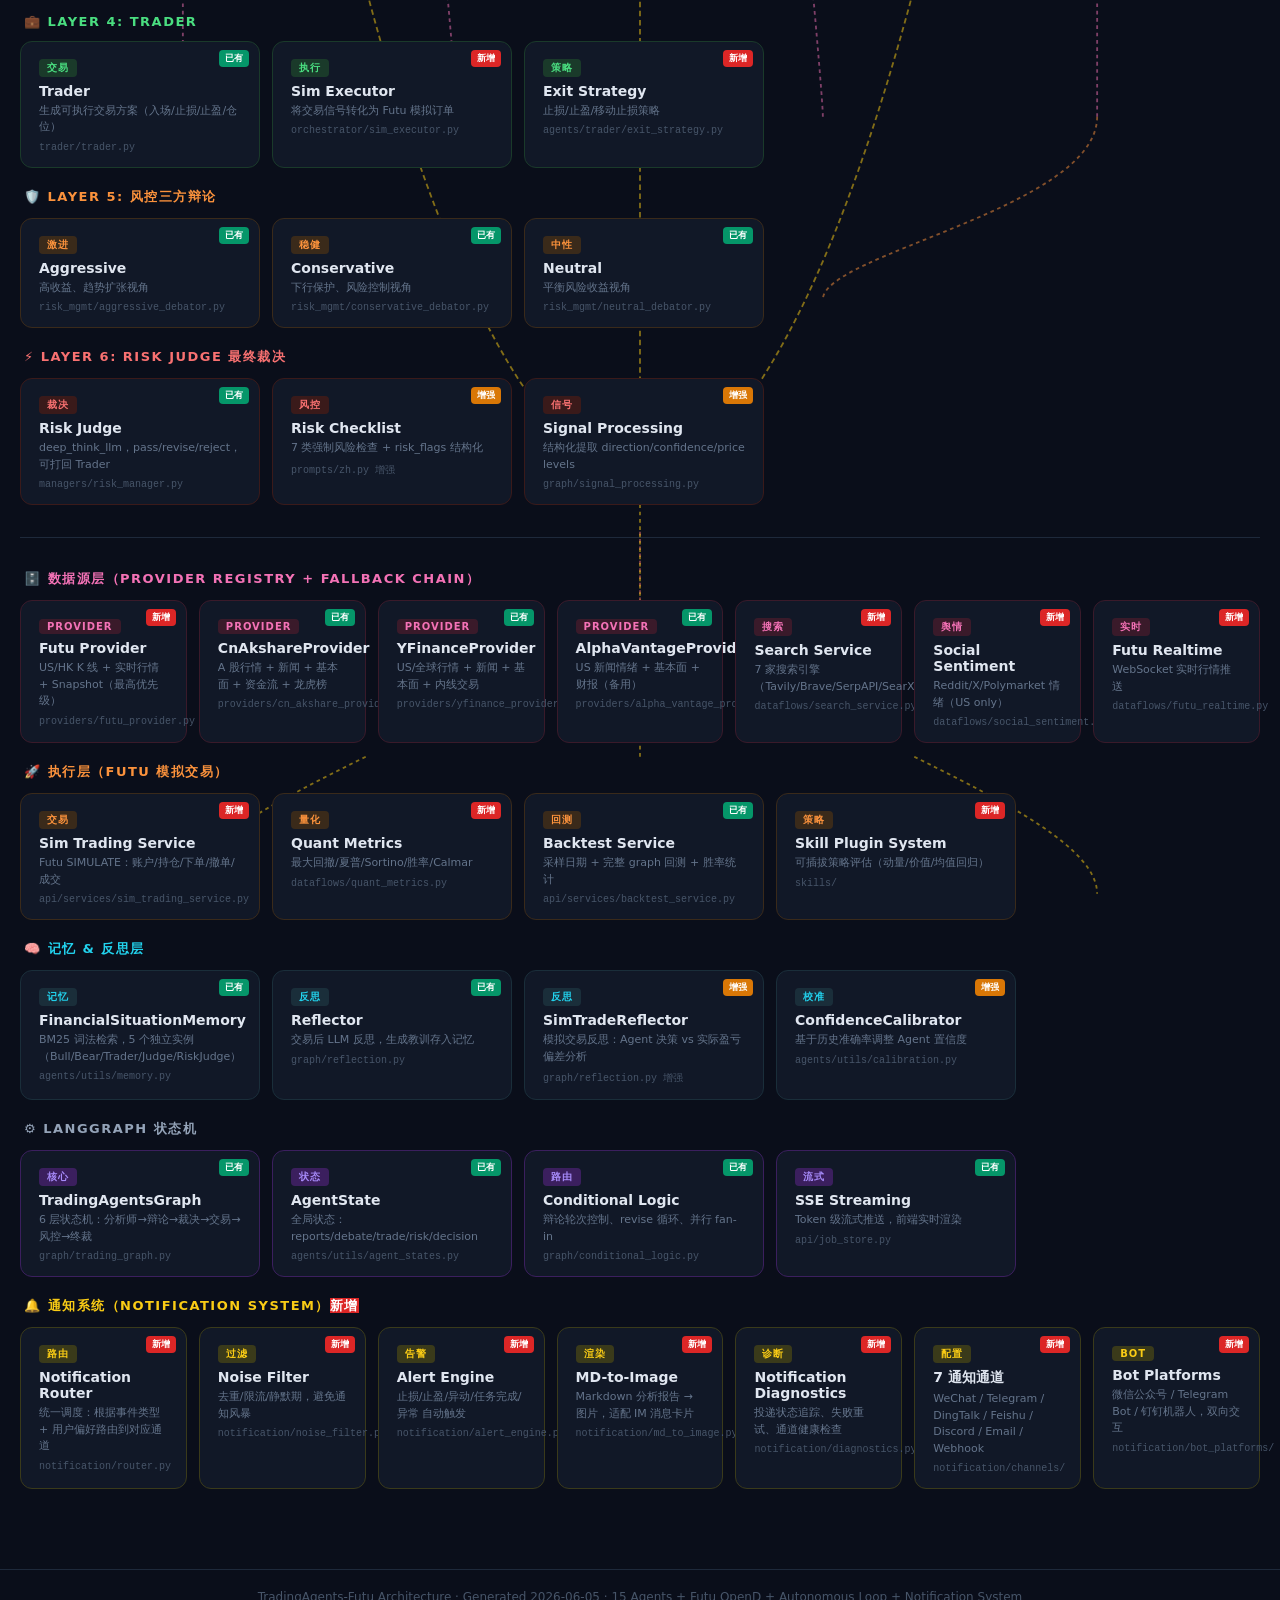
<file: assets/web/architecture.html>
<!DOCTYPE html>
<html lang="zh-CN">
<head>
<meta charset="UTF-8">
<meta name="viewport" content="width=device-width, initial-scale=1.0">
<title>TradingAgents-Futu 全模块架构图</title>
<style>
  * { margin: 0; padding: 0; box-sizing: border-box; }
  body { font-family: 'Segoe UI', system-ui, -apple-system, sans-serif; background: #0a0e1a; color: #e0e6f0; overflow-x: hidden; }

  .header { text-align: center; padding: 32px 20px 16px; }
  .header h1 { font-size: 28px; background: linear-gradient(135deg, #60a5fa, #a78bfa, #f472b6); -webkit-background-clip: text; -webkit-text-fill-color: transparent; }
  .header p { color: #64748b; margin-top: 8px; font-size: 14px; }

  .legend { display: flex; justify-content: center; gap: 24px; flex-wrap: wrap; margin: 16px 0 24px; }
  .legend-item { display: flex; align-items: center; gap: 6px; font-size: 12px; color: #94a3b8; }
  .legend-dot { width: 12px; height: 12px; border-radius: 3px; }

  .canvas-wrap { position: relative; width: 100%; max-width: 1400px; margin: 0 auto; padding: 0 20px 60px; }

  svg.connections { position: absolute; top: 0; left: 0; width: 100%; height: 100%; pointer-events: none; z-index: 1; }
  svg.connections path { fill: none; stroke-width: 2; opacity: 0.5; }
  svg.connections path:hover { opacity: 1; stroke-width: 3; }

  .layer { position: relative; z-index: 2; margin-bottom: 20px; }
  .layer-title { font-size: 13px; font-weight: 600; text-transform: uppercase; letter-spacing: 1.5px; margin-bottom: 12px; padding-left: 4px; }

  .modules { display: flex; flex-wrap: wrap; gap: 12px; }

  .module {
    background: #111827; border: 1px solid #1e293b; border-radius: 12px;
    padding: 14px 18px; min-width: 160px; max-width: 240px; flex: 1;
    transition: all 0.2s; cursor: default; position: relative;
  }
  .module:hover { transform: translateY(-2px); box-shadow: 0 8px 24px rgba(0,0,0,0.4); }
  .module .tag { font-size: 10px; font-weight: 600; text-transform: uppercase; letter-spacing: 1px; padding: 2px 8px; border-radius: 4px; display: inline-block; margin-bottom: 6px; }
  .module .name { font-size: 14px; font-weight: 600; margin-bottom: 4px; }
  .module .desc { font-size: 11px; color: #64748b; line-height: 1.5; }
  .module .file { font-size: 10px; color: #475569; margin-top: 6px; font-family: 'JetBrains Mono', monospace; }
  .module .badge { position: absolute; top: 8px; right: 10px; font-size: 9px; padding: 2px 6px; border-radius: 4px; font-weight: 600; }

  /* Color themes */
  .c-blue .tag { background: #1e3a5f; color: #60a5fa; }
  .c-blue { border-color: #1e3a5f; }
  .c-purple .tag { background: #3b1f5e; color: #a78bfa; }
  .c-purple { border-color: #3b1f5e; }
  .c-green .tag { background: #1a3a2a; color: #4ade80; }
  .c-green { border-color: #1a3a2a; }
  .c-orange .tag { background: #3a2a1a; color: #fb923c; }
  .c-orange { border-color: #3a2a1a; }
  .c-pink .tag { background: #3a1a2a; color: #f472b6; }
  .c-pink { border-color: #3a1a2a; }
  .c-cyan .tag { background: #1a2e3a; color: #22d3ee; }
  .c-cyan { border-color: #1a2e3a; }
  .c-red .tag { background: #3a1a1a; color: #f87171; }
  .c-red { border-color: #3a1a1a; }
  .c-yellow .tag { background: #3a3a1a; color: #facc15; }
  .c-yellow { border-color: #3a3a1a; }

  .badge-new { background: #dc2626; color: white; }
  .badge-exist { background: #059669; color: white; }
  .badge-modify { background: #d97706; color: white; }
  .badge-phase { background: #6366f1; color: white; }

  .arrow-label { font-size: 10px; fill: #64748b; }

  .section-divider { border: none; border-top: 1px solid #1e293b; margin: 32px 0; }

  .flow-row { display: flex; align-items: center; gap: 8px; margin: 8px 0; }
  .flow-arrow { color: #475569; font-size: 18px; }
  .flow-box { background: #1e293b; padding: 6px 12px; border-radius: 8px; font-size: 12px; }

  .stats { display: grid; grid-template-columns: repeat(auto-fit, minmax(180px, 1fr)); gap: 12px; margin: 24px 0; }
  .stat { background: #111827; border: 1px solid #1e293b; border-radius: 10px; padding: 16px; text-align: center; }
  .stat .num { font-size: 32px; font-weight: 700; }
  .stat .label { font-size: 12px; color: #64748b; margin-top: 4px; }

  .tooltip { display: none; position: absolute; background: #1e293b; border: 1px solid #334155; border-radius: 8px; padding: 12px; font-size: 12px; max-width: 300px; z-index: 100; box-shadow: 0 8px 24px rgba(0,0,0,0.5); }

  @media (max-width: 768px) {
    .modules { flex-direction: column; }
    .module { max-width: 100%; }
  }
</style>
</head>
<body>

<div class="header">
  <h1>TradingAgents-Futu 全模块架构图</h1>
  <p>15 Agent 协作 + Futu OpenD + 自主交易闭环 + 通知系统 · 所有模块关系一览</p>
</div>

<div class="legend">
  <div class="legend-item"><div class="legend-dot" style="background:#60a5fa"></div>分析层</div>
  <div class="legend-item"><div class="legend-dot" style="background:#a78bfa"></div>辩论层</div>
  <div class="legend-item"><div class="legend-dot" style="background:#4ade80"></div>决策层</div>
  <div class="legend-item"><div class="legend-dot" style="background:#fb923c"></div>执行层</div>
  <div class="legend-item"><div class="legend-dot" style="background:#f472b6"></div>数据源</div>
  <div class="legend-item"><div class="legend-dot" style="background:#22d3ee"></div>存储/记忆</div>
  <div class="legend-item"><div class="legend-dot" style="background:#f87171"></div>前端</div>
  <div class="legend-item"><div class="legend-dot" style="background:#facc15"></div>Orchestrator</div>
  <div class="legend-item"><div class="legend-dot" style="background:#facc15"></div>通知系统</div>
  <div class="legend-item"><span class="badge badge-exist" style="font-size:9px">已有</span></div>
  <div class="legend-item"><span class="badge badge-new" style="font-size:9px">新增</span></div>
  <div class="legend-item"><span class="badge badge-modify" style="font-size:9px">增强</span></div>
</div>

<div class="stats">
  <div class="stat"><div class="num" style="color:#60a5fa">15</div><div class="label">Agent 角色</div></div>
  <div class="stat"><div class="num" style="color:#a78bfa">2</div><div class="label">辩论层</div></div>
  <div class="stat"><div class="num" style="color:#4ade80">6</div><div class="label">状态机层</div></div>
  <div class="stat"><div class="num" style="color:#fb923c">4</div><div class="label">数据 Provider</div></div>
  <div class="stat"><div class="num" style="color:#f472b6">7</div><div class="label">搜索 API</div></div>
  <div class="stat"><div class="num" style="color:#f87171">12</div><div class="label">前端页面</div></div>
  <div class="stat"><div class="num" style="color:#facc15">9</div><div class="label">闭环步骤</div></div>
  <div class="stat"><div class="num" style="color:#facc15">7</div><div class="label">通知通道</div></div>
</div>

<div class="canvas-wrap">
<svg class="connections" id="svg" viewBox="0 0 1400 2600" preserveAspectRatio="xMidYMin meet">
  <!-- Layer 1 → Layer 2 -->
  <path d="M 700 380 C 700 420, 700 440, 700 460" stroke="#60a5fa" />
  <path d="M 200 380 C 200 430, 400 450, 500 460" stroke="#60a5fa" />
  <path d="M 1200 380 C 1200 430, 1000 450, 900 460" stroke="#60a5fa" />

  <!-- Layer 2 → Layer 3 -->
  <path d="M 600 560 C 600 590, 650 600, 700 620" stroke="#a78bfa" />
  <path d="M 800 560 C 800 590, 750 600, 700 620" stroke="#a78bfa" />

  <!-- Layer 3 → Layer 4 -->
  <path d="M 700 720 C 700 750, 700 760, 700 780" stroke="#4ade80" />

  <!-- Layer 4 → Layer 5 -->
  <path d="M 700 880 C 700 910, 500 930, 400 950" stroke="#4ade80" />
  <path d="M 700 880 C 700 910, 700 930, 700 950" stroke="#4ade80" />
  <path d="M 700 880 C 700 910, 900 930, 1000 950" stroke="#4ade80" />

  <!-- Layer 5 → Layer 6 -->
  <path d="M 400 1050 C 400 1080, 550 1100, 700 1120" stroke="#fb923c" />
  <path d="M 700 1050 C 700 1080, 700 1100, 700 1120" stroke="#fb923c" />
  <path d="M 1000 1050 C 1000 1080, 850 1100, 700 1120" stroke="#fb923c" />

  <!-- Risk Judge → revise loop back to Trader -->
  <path d="M 750 1220 C 900 1240, 1100 800, 750 800" stroke="#f87171" stroke-dasharray="6,4" />
  <text x="1050" y="1020" class="arrow-label" fill="#f87171">revise → 回到 Trader</text>

  <!-- Data sources → Layer 1 -->
  <path d="M 200 1450 C 200 1400, 200 380, 200 380" stroke="#f472b6" stroke-dasharray="4,4" opacity="0.3" />
  <path d="M 500 1450 C 500 1400, 400 380, 400 380" stroke="#f472b6" stroke-dasharray="4,4" opacity="0.3" />
  <path d="M 900 1450 C 900 1400, 800 380, 800 380" stroke="#f472b6" stroke-dasharray="4,4" opacity="0.3" />
  <path d="M 1200 1450 C 1200 1400, 1200 380, 1200 380" stroke="#f472b6" stroke-dasharray="4,4" opacity="0.3" />

  <!-- Futu Provider → Sim Trading -->
  <path d="M 1200 1450 C 1200 1550, 900 1600, 900 1650" stroke="#fb923c" stroke-dasharray="4,4" />

  <!-- Orchestrator → all -->
  <path d="M 700 1850 C 400 1800, 200 400, 300 300" stroke="#facc15" stroke-dasharray="6,4" opacity="0.3" />
  <path d="M 700 1850 C 700 1800, 700 400, 700 300" stroke="#facc15" stroke-dasharray="6,4" opacity="0.3" />
  <path d="M 700 1850 C 1000 1800, 1200 400, 1100 300" stroke="#facc15" stroke-dasharray="6,4" opacity="0.3" />

  <!-- Frontend → API -->
  <path d="M 700 2100 C 700 2050, 700 1950, 700 1900" stroke="#f87171" stroke-dasharray="4,4" />

  <!-- Orchestrator / Alert → Notification Layer -->
  <path d="M 700 1850 C 700 1950, 700 2050, 700 2150" stroke="#facc15" stroke-dasharray="4,4" opacity="0.4" />
  <path d="M 400 2150 C 300 2200, 200 2250, 200 2300" stroke="#facc15" stroke-dasharray="4,4" opacity="0.3" />
  <path d="M 1000 2150 C 1100 2200, 1200 2250, 1200 2300" stroke="#facc15" stroke-dasharray="4,4" opacity="0.3" />
</svg>

<!-- ═══════════════ LAYER: 用户入口 ═══════════════ -->
<div class="layer">
  <div class="layer-title" style="color:#f87171">🖥️ 用户入口</div>
  <div class="modules">
    <div class="module c-red">
      <span class="badge badge-exist">已有</span>
      <div class="tag">前端</div>
      <div class="name">智能分析页</div>
      <div class="desc">自然语言对话输入，触发 15 Agent 分析流程</div>
      <div class="file">pages/Analysis.tsx</div>
    </div>
    <div class="module c-red">
      <span class="badge badge-new">新增</span>
      <div class="tag">前端</div>
      <div class="name">模拟交易仪表盘</div>
      <div class="desc">Futu 账户资金、持仓、盈亏曲线、交易记录</div>
      <div class="file">pages/SimTrading.tsx</div>
    </div>
    <div class="module c-red">
      <span class="badge badge-new">新增</span>
      <div class="tag">前端</div>
      <div class="name">自主任务面板</div>
      <div class="desc">创建/监控/停止自主交易任务，实时日志流</div>
      <div class="file">pages/Autonomous.tsx</div>
    </div>
    <div class="module c-red">
      <span class="badge badge-new">新增</span>
      <div class="tag">前端</div>
      <div class="name">量化绩效</div>
      <div class="desc">胜率、最大回撤、夏普比率、资金曲线图</div>
      <div class="file">pages/Performance.tsx</div>
    </div>
    <div class="module c-red">
      <span class="badge badge-new">新增</span>
      <div class="tag">前端</div>
      <div class="name">策略管理</div>
      <div class="desc">查看/编辑/启用策略插件，回测结果对比</div>
      <div class="file">pages/Strategies.tsx</div>
    </div>
    <div class="module c-red">
      <span class="badge badge-new">新增</span>
      <div class="tag">前端</div>
      <div class="name">反思日志</div>
      <div class="desc">每次反思的教训，按时间/标的/Agent 筛选</div>
      <div class="file">pages/Reflections.tsx</div>
    </div>
  </div>
</div>

<!-- ═══════════════ LAYER: API ═══════════════ -->
<div class="layer">
  <div class="layer-title" style="color:#94a3b8">🔌 API 层</div>
  <div class="modules">
    <div class="module c-cyan">
      <span class="badge badge-exist">已有</span>
      <div class="tag">API</div>
      <div class="name">chat_completions</div>
      <div class="desc">自然语言→意图解析→触发分析任务</div>
      <div class="file">POST /v1/chat/completions</div>
    </div>
    <div class="module c-cyan">
      <span class="badge badge-exist">已有</span>
      <div class="tag">API</div>
      <div class="name">analyze</div>
      <div class="desc">直接提交分析请求（指定 ticker+date）</div>
      <div class="file">POST /v1/analyze</div>
    </div>
    <div class="module c-cyan">
      <span class="badge badge-exist">已有</span>
      <div class="tag">API</div>
      <div class="name">backtest</div>
      <div class="desc">提交历史回测任务</div>
      <div class="file">POST /v1/backtest</div>
    </div>
    <div class="module c-cyan">
      <span class="badge badge-new">新增</span>
      <div class="tag">API</div>
      <div class="name">sim_trading</div>
      <div class="desc">Futu 模拟交易：账户/持仓/下单/成交</div>
      <div class="file">GET/POST /v1/sim/*</div>
    </div>
    <div class="module c-cyan">
      <span class="badge badge-new">新增</span>
      <div class="tag">API</div>
      <div class="name">autonomous</div>
      <div class="desc">自主任务：创建/状态/日志/停止</div>
      <div class="file">GET/POST /v1/autonomous/*</div>
    </div>
    <div class="module c-cyan">
      <span class="badge badge-new">新增</span>
      <div class="tag">API</div>
      <div class="name">performance</div>
      <div class="desc">量化绩效指标查询</div>
      <div class="file">GET /v1/sim/performance</div>
    </div>
  </div>
</div>

<!-- ═══════════════ LAYER: Orchestrator ═══════════════ -->
<div class="layer">
  <div class="layer-title" style="color:#facc15">🧠 Orchestrator（自主循环编排器）<span class="badge badge-new">新增</span></div>
  <div class="modules">
    <div class="module c-yellow">
      <span class="badge badge-new">新增</span>
      <div class="tag">编排</div>
      <div class="name">Command Router</div>
      <div class="desc">自然语言→意图分解→任务 DAG</div>
      <div class="file">orchestrator/command_router.py</div>
    </div>
    <div class="module c-yellow">
      <span class="badge badge-new">新增</span>
      <div class="tag">编排</div>
      <div class="name">Autonomous Loop</div>
      <div class="desc">OODA 循环：选股→分析→回测→下单→观察→反思</div>
      <div class="file">orchestrator/autonomous_loop.py</div>
    </div>
    <div class="module c-yellow">
      <span class="badge badge-new">新增</span>
      <div class="tag">选股</div>
      <div class="name">Stock Selector</div>
      <div class="desc">扫描 US/HK 市场，按动量/基本面/热度筛选</div>
      <div class="file">orchestrator/stock_selector.py</div>
    </div>
    <div class="module c-yellow">
      <span class="badge badge-new">新增</span>
      <div class="tag">分配</div>
      <div class="name">Portfolio Allocator</div>
      <div class="desc">Kelly 公式分配资金，单标的不超过 20%</div>
      <div class="file">orchestrator/portfolio_allocator.py</div>
    </div>
    <div class="module c-yellow">
      <span class="badge badge-new">新增</span>
      <div class="tag">监控</div>
      <div class="name">Observer</div>
      <div class="desc">每日收盘检查持仓盈亏，触发止损/止盈</div>
      <div class="file">orchestrator/observer.py</div>
    </div>
    <div class="module c-yellow">
      <span class="badge badge-new">新增</span>
      <div class="tag">存储</div>
      <div class="name">Task Store</div>
      <div class="desc">自主任务状态存储，支持暂停/恢复</div>
      <div class="file">orchestrator/task_store.py</div>
    </div>
  </div>
</div>

<!-- ═══════════════ LAYER: 0 意图解析 ═══════════════ -->
<div class="layer">
  <div class="layer-title" style="color:#94a3b8">📝 Layer 0: 意图解析</div>
  <div class="modules">
    <div class="module c-purple">
      <span class="badge badge-exist">已有</span>
      <div class="tag">解析</div>
      <div class="name">Intent Parser</div>
      <div class="desc">LLM 提取 ticker/horizons/focus/user_context</div>
      <div class="file">graph/intent_parser.py</div>
    </div>
    <div class="module c-purple">
      <span class="badge badge-modify">增强</span>
      <div class="tag">解析</div>
      <div class="name">Stock Extract</div>
      <div class="desc">流式提取股票名称，支持中文公司名</div>
      <div class="file">api/main.py:_ai_extract_*</div>
    </div>
  </div>
</div>

<!-- ═══════════════ LAYER: 1 分析师 ═══════════════ -->
<div class="layer">
  <div class="layer-title" style="color:#60a5fa">📊 Layer 1: 7 分析师并行</div>
  <div class="modules">
    <div class="module c-blue">
      <span class="badge badge-exist">已有</span>
      <div class="tag">分析师</div>
      <div class="name">Market Analyst</div>
      <div class="desc">K 线 + 技术指标（MA/MACD/RSI/Boll）</div>
      <div class="file">analysts/market_analyst.py</div>
    </div>
    <div class="module c-blue">
      <span class="badge badge-exist">已有</span>
      <div class="tag">分析师</div>
      <div class="name">Social Analyst</div>
      <div class="desc">舆情分析（新闻作为情绪代理）</div>
      <div class="file">analysts/social_media_analyst.py</div>
    </div>
    <div class="module c-blue">
      <span class="badge badge-exist">已有</span>
      <div class="tag">分析师</div>
      <div class="name">News Analyst</div>
      <div class="desc">新闻 + 全球宏观 + 内线交易</div>
      <div class="file">analysts/news_analyst.py</div>
    </div>
    <div class="module c-blue">
      <span class="badge badge-exist">已有</span>
      <div class="tag">分析师</div>
      <div class="name">Fundamentals Analyst</div>
      <div class="desc">财报三表 + 公司概况</div>
      <div class="file">analysts/fundamentals_analyst.py</div>
    </div>
    <div class="module c-blue">
      <span class="badge badge-exist">已有</span>
      <div class="tag">分析师</div>
      <div class="name">Macro Analyst</div>
      <div class="desc">板块资金流 + 宏观新闻</div>
      <div class="file">analysts/macro_analyst.py</div>
    </div>
    <div class="module c-blue">
      <span class="badge badge-exist">已有</span>
      <div class="tag">分析师</div>
      <div class="name">Smart Money</div>
      <div class="desc">个股资金流 + 龙虎榜</div>
      <div class="file">analysts/smart_money_analyst.py</div>
    </div>
    <div class="module c-blue">
      <span class="badge badge-exist">已有</span>
      <div class="tag">分析师</div>
      <div class="name">Volume Price</div>
      <div class="desc">量价关系分析</div>
      <div class="file">analysts/volume_price_analyst.py</div>
    </div>
  </div>
</div>

<!-- ═══════════════ LAYER: 2 辩论 ═══════════════ -->
<div class="layer">
  <div class="layer-title" style="color:#a78bfa">⚔️ Layer 2: 多空辩论</div>
  <div class="modules">
    <div class="module c-purple">
      <span class="badge badge-exist">已有</span>
      <div class="tag">多头</div>
      <div class="name">Bull Researcher</div>
      <div class="desc">看多论证，Claim 追踪，BM25 记忆</div>
      <div class="file">researchers/bull_researcher.py</div>
    </div>
    <div class="module c-purple">
      <span class="badge badge-exist">已有</span>
      <div class="tag">空头</div>
      <div class="name">Bear Researcher</div>
      <div class="desc">看空论证，反驳 Bull 的 Claims</div>
      <div class="file">researchers/bear_researcher.py</div>
    </div>
  </div>
</div>

<!-- ═══════════════ LAYER: 3 裁决 ═══════════════ -->
<div class="layer">
  <div class="layer-title" style="color:#4ade80">🏛️ Layer 3: Research Manager 裁决</div>
  <div class="modules">
    <div class="module c-green">
      <span class="badge badge-exist">已有</span>
      <div class="tag">裁决</div>
      <div class="name">Research Manager</div>
      <div class="desc">deep_think_llm，基于证据质量裁决，输出 investment_plan</div>
      <div class="file">managers/research_manager.py</div>
    </div>
    <div class="module c-green">
      <span class="badge badge-modify">增强</span>
      <div class="tag">校准</div>
      <div class="name">Confidence Calibrator</div>
      <div class="desc">基于历史准确率调整置信度（≥30 样本后）</div>
      <div class="file">agents/utils/calibration.py</div>
    </div>
  </div>
</div>

<!-- ═══════════════ LAYER: 4 交易方案 ═══════════════ -->
<div class="layer">
  <div class="layer-title" style="color:#4ade80">💼 Layer 4: Trader</div>
  <div class="modules">
    <div class="module c-green">
      <span class="badge badge-exist">已有</span>
      <div class="tag">交易</div>
      <div class="name">Trader</div>
      <div class="desc">生成可执行交易方案（入场/止损/止盈/仓位）</div>
      <div class="file">trader/trader.py</div>
    </div>
    <div class="module c-green">
      <span class="badge badge-new">新增</span>
      <div class="tag">执行</div>
      <div class="name">Sim Executor</div>
      <div class="desc">将交易信号转化为 Futu 模拟订单</div>
      <div class="file">orchestrator/sim_executor.py</div>
    </div>
    <div class="module c-green">
      <span class="badge badge-new">新增</span>
      <div class="tag">策略</div>
      <div class="name">Exit Strategy</div>
      <div class="desc">止损/止盈/移动止损策略</div>
      <div class="file">agents/trader/exit_strategy.py</div>
    </div>
  </div>
</div>

<!-- ═══════════════ LAYER: 5 风控辩论 ═══════════════ -->
<div class="layer">
  <div class="layer-title" style="color:#fb923c">🛡️ Layer 5: 风控三方辩论</div>
  <div class="modules">
    <div class="module c-orange">
      <span class="badge badge-exist">已有</span>
      <div class="tag">激进</div>
      <div class="name">Aggressive</div>
      <div class="desc">高收益、趋势扩张视角</div>
      <div class="file">risk_mgmt/aggressive_debator.py</div>
    </div>
    <div class="module c-orange">
      <span class="badge badge-exist">已有</span>
      <div class="tag">稳健</div>
      <div class="name">Conservative</div>
      <div class="desc">下行保护、风险控制视角</div>
      <div class="file">risk_mgmt/conservative_debator.py</div>
    </div>
    <div class="module c-orange">
      <span class="badge badge-exist">已有</span>
      <div class="tag">中性</div>
      <div class="name">Neutral</div>
      <div class="desc">平衡风险收益视角</div>
      <div class="file">risk_mgmt/neutral_debator.py</div>
    </div>
  </div>
</div>

<!-- ═══════════════ LAYER: 6 最终裁决 ═══════════════ -->
<div class="layer">
  <div class="layer-title" style="color:#f87171">⚡ Layer 6: Risk Judge 最终裁决</div>
  <div class="modules">
    <div class="module c-red">
      <span class="badge badge-exist">已有</span>
      <div class="tag">裁决</div>
      <div class="name">Risk Judge</div>
      <div class="desc">deep_think_llm，pass/revise/reject，可打回 Trader</div>
      <div class="file">managers/risk_manager.py</div>
    </div>
    <div class="module c-red">
      <span class="badge badge-modify">增强</span>
      <div class="tag">风控</div>
      <div class="name">Risk Checklist</div>
      <div class="desc">7 类强制风险检查 + risk_flags 结构化</div>
      <div class="file">prompts/zh.py 增强</div>
    </div>
    <div class="module c-red">
      <span class="badge badge-modify">增强</span>
      <div class="tag">信号</div>
      <div class="name">Signal Processing</div>
      <div class="desc">结构化提取 direction/confidence/price levels</div>
      <div class="file">graph/signal_processing.py</div>
    </div>
  </div>
</div>

<hr class="section-divider">

<!-- ═══════════════ LAYER: 数据源 ═══════════════ -->
<div class="layer">
  <div class="layer-title" style="color:#f472b6">🗄️ 数据源层（Provider Registry + Fallback Chain）</div>
  <div class="modules">
    <div class="module c-pink">
      <span class="badge badge-new">新增</span>
      <div class="tag">Provider</div>
      <div class="name">Futu Provider</div>
      <div class="desc">US/HK K 线 + 实时行情 + Snapshot（最高优先级）</div>
      <div class="file">providers/futu_provider.py</div>
    </div>
    <div class="module c-pink">
      <span class="badge badge-exist">已有</span>
      <div class="tag">Provider</div>
      <div class="name">CnAkshareProvider</div>
      <div class="desc">A 股行情 + 新闻 + 基本面 + 资金流 + 龙虎榜</div>
      <div class="file">providers/cn_akshare_provider.py</div>
    </div>
    <div class="module c-pink">
      <span class="badge badge-exist">已有</span>
      <div class="tag">Provider</div>
      <div class="name">YFinanceProvider</div>
      <div class="desc">US/全球行情 + 新闻 + 基本面 + 内线交易</div>
      <div class="file">providers/yfinance_provider.py</div>
    </div>
    <div class="module c-pink">
      <span class="badge badge-exist">已有</span>
      <div class="tag">Provider</div>
      <div class="name">AlphaVantageProvider</div>
      <div class="desc">US 新闻情绪 + 基本面 + 财报（备用）</div>
      <div class="file">providers/alpha_vantage_provider.py</div>
    </div>
    <div class="module c-pink">
      <span class="badge badge-new">新增</span>
      <div class="tag">搜索</div>
      <div class="name">Search Service</div>
      <div class="desc">7 家搜索引擎（Tavily/Brave/SerpAPI/SearXNG/Bocha/Anspire/MiniMax）</div>
      <div class="file">dataflows/search_service.py</div>
    </div>
    <div class="module c-pink">
      <span class="badge badge-new">新增</span>
      <div class="tag">舆情</div>
      <div class="name">Social Sentiment</div>
      <div class="desc">Reddit/X/Polymarket 情绪（US only）</div>
      <div class="file">dataflows/social_sentiment.py</div>
    </div>
    <div class="module c-pink">
      <span class="badge badge-new">新增</span>
      <div class="tag">实时</div>
      <div class="name">Futu Realtime</div>
      <div class="desc">WebSocket 实时行情推送</div>
      <div class="file">dataflows/futu_realtime.py</div>
    </div>
  </div>
</div>

<!-- ═══════════════ LAYER: 执行层 ═══════════════ -->
<div class="layer">
  <div class="layer-title" style="color:#fb923c">🚀 执行层（Futu 模拟交易）</div>
  <div class="modules">
    <div class="module c-orange">
      <span class="badge badge-new">新增</span>
      <div class="tag">交易</div>
      <div class="name">Sim Trading Service</div>
      <div class="desc">Futu SIMULATE：账户/持仓/下单/撤单/成交</div>
      <div class="file">api/services/sim_trading_service.py</div>
    </div>
    <div class="module c-orange">
      <span class="badge badge-new">新增</span>
      <div class="tag">量化</div>
      <div class="name">Quant Metrics</div>
      <div class="desc">最大回撤/夏普/Sortino/胜率/Calmar</div>
      <div class="file">dataflows/quant_metrics.py</div>
    </div>
    <div class="module c-orange">
      <span class="badge badge-exist">已有</span>
      <div class="tag">回测</div>
      <div class="name">Backtest Service</div>
      <div class="desc">采样日期 + 完整 graph 回测 + 胜率统计</div>
      <div class="file">api/services/backtest_service.py</div>
    </div>
    <div class="module c-orange">
      <span class="badge badge-new">新增</span>
      <div class="tag">策略</div>
      <div class="name">Skill Plugin System</div>
      <div class="desc">可插拔策略评估（动量/价值/均值回归）</div>
      <div class="file">skills/</div>
    </div>
  </div>
</div>

<!-- ═══════════════ LAYER: 记忆 ═══════════════ -->
<div class="layer">
  <div class="layer-title" style="color:#22d3ee">🧠 记忆 & 反思层</div>
  <div class="modules">
    <div class="module c-cyan">
      <span class="badge badge-exist">已有</span>
      <div class="tag">记忆</div>
      <div class="name">FinancialSituationMemory</div>
      <div class="desc">BM25 词法检索，5 个独立实例（Bull/Bear/Trader/Judge/RiskJudge）</div>
      <div class="file">agents/utils/memory.py</div>
    </div>
    <div class="module c-cyan">
      <span class="badge badge-exist">已有</span>
      <div class="tag">反思</div>
      <div class="name">Reflector</div>
      <div class="desc">交易后 LLM 反思，生成教训存入记忆</div>
      <div class="file">graph/reflection.py</div>
    </div>
    <div class="module c-cyan">
      <span class="badge badge-modify">增强</span>
      <div class="tag">反思</div>
      <div class="name">SimTradeReflector</div>
      <div class="desc">模拟交易反思：Agent 决策 vs 实际盈亏偏差分析</div>
      <div class="file">graph/reflection.py 增强</div>
    </div>
    <div class="module c-cyan">
      <span class="badge badge-modify">增强</span>
      <div class="tag">校准</div>
      <div class="name">ConfidenceCalibrator</div>
      <div class="desc">基于历史准确率调整 Agent 置信度</div>
      <div class="file">agents/utils/calibration.py</div>
    </div>
  </div>
</div>

<!-- ═══════════════ LAYER: LangGraph ═══════════════ -->
<div class="layer">
  <div class="layer-title" style="color:#94a3b8">⚙️ LangGraph 状态机</div>
  <div class="modules">
    <div class="module c-purple">
      <span class="badge badge-exist">已有</span>
      <div class="tag">核心</div>
      <div class="name">TradingAgentsGraph</div>
      <div class="desc">6 层状态机：分析师→辩论→裁决→交易→风控→终裁</div>
      <div class="file">graph/trading_graph.py</div>
    </div>
    <div class="module c-purple">
      <span class="badge badge-exist">已有</span>
      <div class="tag">状态</div>
      <div class="name">AgentState</div>
      <div class="desc">全局状态：reports/debate/trade/risk/decision</div>
      <div class="file">agents/utils/agent_states.py</div>
    </div>
    <div class="module c-purple">
      <span class="badge badge-exist">已有</span>
      <div class="tag">路由</div>
      <div class="name">Conditional Logic</div>
      <div class="desc">辩论轮次控制、revise 循环、并行 fan-in</div>
      <div class="file">graph/conditional_logic.py</div>
    </div>
    <div class="module c-purple">
      <span class="badge badge-exist">已有</span>
      <div class="tag">流式</div>
      <div class="name">SSE Streaming</div>
      <div class="desc">Token 级流式推送，前端实时渲染</div>
      <div class="file">api/job_store.py</div>
    </div>
  </div>
</div>

<!-- ═══════════════ LAYER: 通知系统 ═══════════════ -->
<div class="layer">
  <div class="layer-title" style="color:#facc15">🔔 通知系统（Notification System）<span class="badge badge-new">新增</span></div>
  <div class="modules">
    <div class="module c-yellow">
      <span class="badge badge-new">新增</span>
      <div class="tag">路由</div>
      <div class="name">Notification Router</div>
      <div class="desc">统一调度：根据事件类型 + 用户偏好路由到对应通道</div>
      <div class="file">notification/router.py</div>
    </div>
    <div class="module c-yellow">
      <span class="badge badge-new">新增</span>
      <div class="tag">过滤</div>
      <div class="name">Noise Filter</div>
      <div class="desc">去重/限流/静默期，避免通知风暴</div>
      <div class="file">notification/noise_filter.py</div>
    </div>
    <div class="module c-yellow">
      <span class="badge badge-new">新增</span>
      <div class="tag">告警</div>
      <div class="name">Alert Engine</div>
      <div class="desc">止损/止盈/异动/任务完成/异常 自动触发</div>
      <div class="file">notification/alert_engine.py</div>
    </div>
    <div class="module c-yellow">
      <span class="badge badge-new">新增</span>
      <div class="tag">渲染</div>
      <div class="name">MD-to-Image</div>
      <div class="desc">Markdown 分析报告 → 图片，适配 IM 消息卡片</div>
      <div class="file">notification/md_to_image.py</div>
    </div>
    <div class="module c-yellow">
      <span class="badge badge-new">新增</span>
      <div class="tag">诊断</div>
      <div class="name">Notification Diagnostics</div>
      <div class="desc">投递状态追踪、失败重试、通道健康检查</div>
      <div class="file">notification/diagnostics.py</div>
    </div>
    <div class="module c-yellow">
      <span class="badge badge-new">新增</span>
      <div class="tag">配置</div>
      <div class="name">7 通知通道</div>
      <div class="desc">WeChat / Telegram / DingTalk / Feishu / Discord / Email / Webhook</div>
      <div class="file">notification/channels/</div>
    </div>
    <div class="module c-yellow">
      <span class="badge badge-new">新增</span>
      <div class="tag">Bot</div>
      <div class="name">Bot Platforms</div>
      <div class="desc">微信公众号 / Telegram Bot / 钉钉机器人，双向交互</div>
      <div class="file">notification/bot_platforms/</div>
    </div>
  </div>
</div>

</div>

<div style="text-align:center; padding:20px; color:#475569; font-size:12px; border-top:1px solid #1e293b;">
  TradingAgents-Futu Architecture · Generated 2026-06-05 · 15 Agents + Futu OpenD + Autonomous Loop + Notification System
</div>

</body>
</html>
</file>
